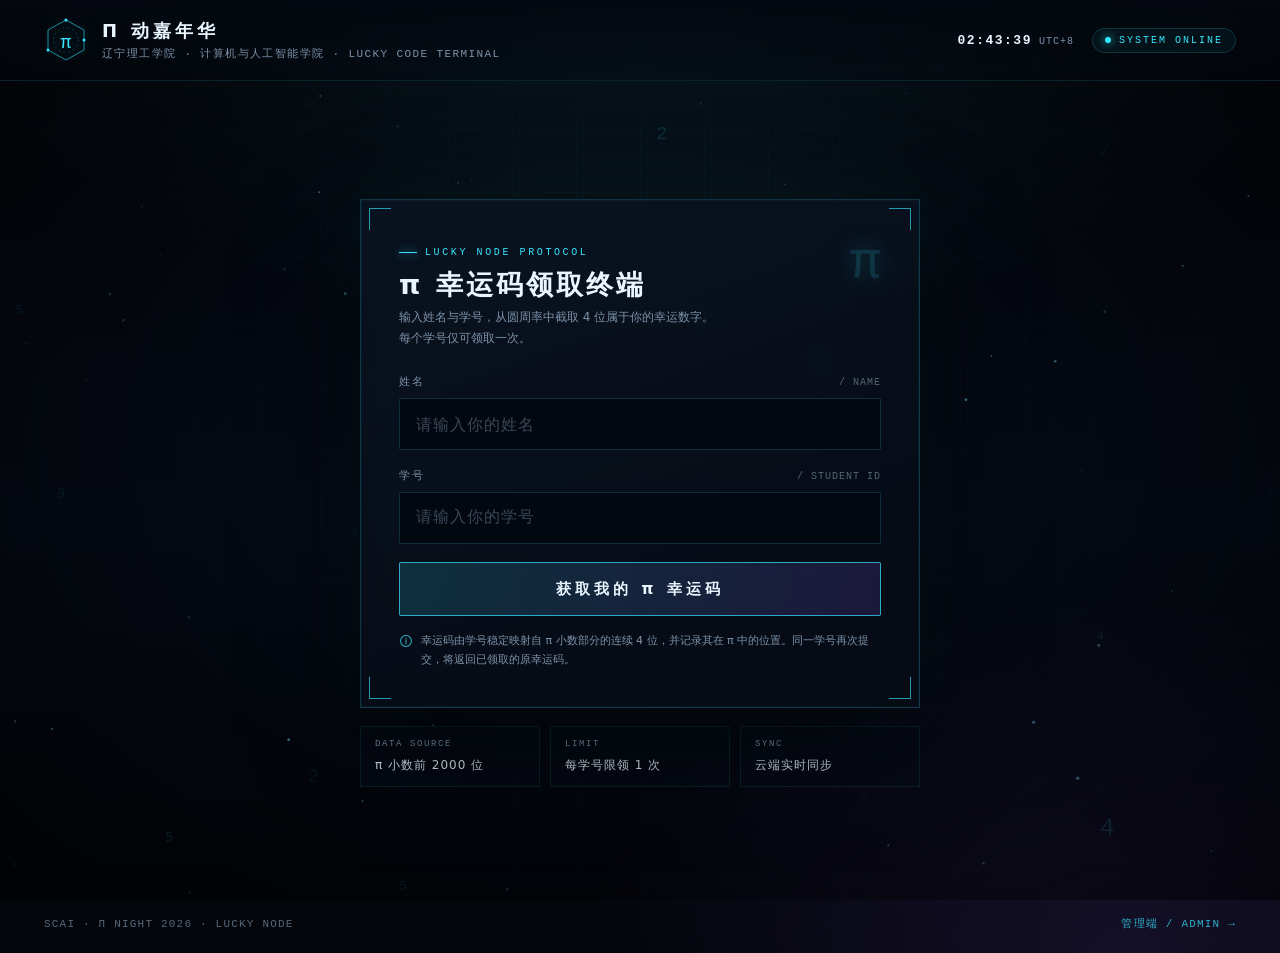
<file: index.html>
<!DOCTYPE html>
<html lang="zh-CN">
<head>
<meta charset="UTF-8" />
<meta name="viewport" content="width=device-width, initial-scale=1.0, viewport-fit=cover" />
<meta name="theme-color" content="#04060c" />
<title>Π 动嘉年华 · 幸运码领取</title>
<meta name="description" content="Π 动嘉年华幸运码领取终端：输入姓名与学号，领取来自圆周率 π 的 4 位幸运码。" />
<link rel="icon" href="data:image/svg+xml,%3Csvg xmlns='http://www.w3.org/2000/svg' viewBox='0 0 64 64'%3E%3Crect width='64' height='64' rx='14' fill='%23060b14'/%3E%3Ctext x='32' y='47' font-size='42' text-anchor='middle' fill='%2337e6ff' font-family='monospace'%3E%CF%80%3C/text%3E%3C/svg%3E" />
<link rel="stylesheet" href="css/style.css" />
</head>
<body>

<canvas id="bg" aria-hidden="true"></canvas>
<div class="grid-bg" aria-hidden="true"></div>
<div class="scanline" aria-hidden="true"></div>
<div class="vignette" aria-hidden="true"></div>

<header class="hud">
  <div class="brand">
    <div class="brand-mark" aria-hidden="true">
      <svg viewBox="0 0 44 44">
        <polygon points="22,2 40,12 40,32 22,42 4,32 4,12" fill="none" stroke="currentColor" stroke-width="1" opacity=".6" />
        <circle cx="22" cy="22" r="12.5" fill="none" stroke="currentColor" stroke-width=".7" opacity=".28" stroke-dasharray="2 3" />
        <text x="22" y="29.5" text-anchor="middle" font-family="Consolas, monospace" font-size="18" fill="currentColor">π</text>
        <circle cx="22" cy="2" r="1.5" fill="currentColor" />
        <circle cx="40" cy="22" r="1.5" fill="currentColor" />
        <circle cx="4" cy="32" r="1.5" fill="currentColor" />
      </svg>
    </div>
    <div>
      <h1>Π 动嘉年华</h1>
      <p class="sub">辽宁理工学院 · 计算机与人工智能学院 · LUCKY CODE TERMINAL</p>
    </div>
  </div>

  <div class="hud-right">
    <div class="sys-clock"><b id="clock">00:00:00</b><em>UTC+8</em></div>
    <span class="sys-state"><i></i><span id="mode-label">SYSTEM ONLINE</span></span>
  </div>
</header>

<main class="wrap">
  <section class="console" id="console">
    <span class="cnr tl"></span><span class="cnr tr"></span><span class="cnr bl"></span><span class="cnr br"></span>

    <div class="mode-flag" id="mode-flag"></div>

    <div class="view-form" id="view-form">
      <div class="console-head">
        <div>
          <span class="kicker">Lucky Node Protocol</span>
          <h2>π 幸运码领取终端</h2>
          <p>输入姓名与学号，从圆周率中截取 4 位属于你的幸运数字。<br />每个学号仅可领取一次。</p>
        </div>
        <div class="pi-watermark" aria-hidden="true">π</div>
      </div>

      <div class="form-err" id="form-err"></div>

      <form id="claim-form" autocomplete="on" novalidate>
        <div class="field" id="f-name">
          <label for="in-name">姓名 <em>/ NAME</em></label>
          <input id="in-name" name="name" type="text" inputmode="text" maxlength="20" placeholder="请输入你的姓名" autocomplete="name" />
        </div>
        <div class="field" id="f-no">
          <label for="in-no">学号 <em>/ STUDENT ID</em></label>
          <input id="in-no" name="studentNo" type="text" class="mono" maxlength="24" placeholder="请输入你的学号" autocomplete="off" autocapitalize="characters" spellcheck="false" />
        </div>

        <button class="btn" id="btn-claim" type="submit">
          <span class="spin" aria-hidden="true"></span>
          <span id="btn-text">获取我的 π 幸运码</span>
        </button>
      </form>

      <p class="hint">
        <svg viewBox="0 0 16 16" width="14" height="14" fill="none" stroke="currentColor" stroke-width="1.2" aria-hidden="true">
          <circle cx="8" cy="8" r="6.2" /><path d="M8 7.2v4M8 5v.6" stroke-linecap="round" />
        </svg>
        <span>幸运码由学号稳定映射自 π 小数部分的连续 4 位，并记录其在 π 中的位置。同一学号再次提交，将返回已领取的原幸运码。</span>
      </p>
    </div>

    <div class="result" id="result" aria-live="polite">
      <div class="result-top">
        <span id="result-status">LUCKY CODE CONFIRMED</span>
        <span class="badge" id="dup-badge" hidden><i></i>该学号已领取</span>
      </div>

      <div class="owner">
        <div class="nm" id="r-name">—</div>
        <div class="id" id="r-no">—</div>
      </div>

      <div class="codes" id="r-codes" aria-label="幸运码">
        <span>0</span><span>0</span><span>0</span><span>0</span>
      </div>

      <p class="pos-line">
        你的 4 位幸运码，取自圆周率 π 小数部分的第 <b id="r-pos">0</b> – <b id="r-pos2">0</b> 位
      </p>

      <div class="pi-ctx" id="r-ctx">π 3.14159…</div>

      <div class="result-actions">
        <button class="btn ghost" id="btn-copy" type="button">复制幸运码</button>
        <button class="btn ghost" id="btn-again" type="button">查询其他学号</button>
      </div>

      <div class="copied" id="copied" aria-hidden="true">COPIED</div>
    </div>
  </section>

  <div class="meta-strip">
    <div class="meta-cell"><span>DATA SOURCE</span><b>π 小数前 2000 位</b></div>
    <div class="meta-cell"><span>LIMIT</span><b>每学号限领 1 次</b></div>
    <div class="meta-cell"><span>SYNC</span><b id="sync-label">云端实时同步</b></div>
  </div>
</main>

<footer class="page-footer">
  <span>SCAI · Π NIGHT 2026 · LUCKY NODE</span>
  <a href="admin.html">管理端 / ADMIN →</a>
</footer>

<script src="js/pi-digits.js"></script>
<script src="js/config.js"></script>
<script src="js/api.js"></script>
<script src="js/bg.js"></script>
<script src="js/claim.js"></script>
</body>
</html>
</file>
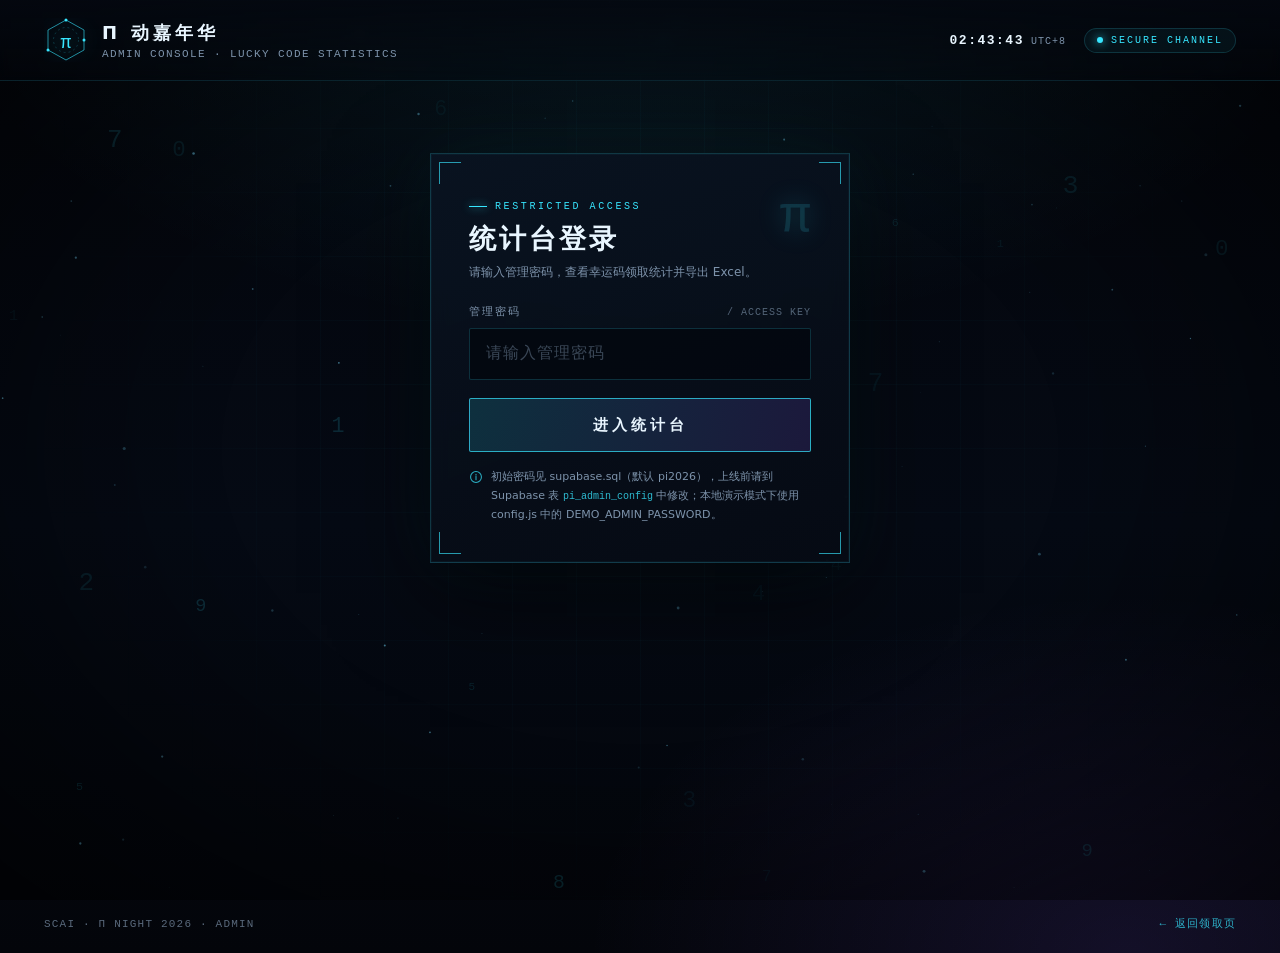
<file: admin.html>
<!DOCTYPE html>
<html lang="zh-CN">
<head>
<meta charset="UTF-8" />
<meta name="viewport" content="width=device-width, initial-scale=1.0, viewport-fit=cover" />
<meta name="theme-color" content="#04060c" />
<title>Π 动嘉年华 · 幸运码统计台</title>
<meta name="description" content="Π 动嘉年华幸运码后台：领取统计与 Excel 导出。" />
<link rel="icon" href="data:image/svg+xml,%3Csvg xmlns='http://www.w3.org/2000/svg' viewBox='0 0 64 64'%3E%3Crect width='64' height='64' rx='14' fill='%23060b14'/%3E%3Ctext x='32' y='47' font-size='42' text-anchor='middle' fill='%2337e6ff' font-family='monospace'%3E%CF%80%3C/text%3E%3C/svg%3E" />
<link rel="stylesheet" href="css/style.css" />
</head>
<body>

<canvas id="bg" aria-hidden="true"></canvas>
<div class="grid-bg" aria-hidden="true"></div>
<div class="scanline" aria-hidden="true"></div>
<div class="vignette" aria-hidden="true"></div>

<header class="hud">
  <div class="brand">
    <div class="brand-mark" aria-hidden="true">
      <svg viewBox="0 0 44 44">
        <polygon points="22,2 40,12 40,32 22,42 4,32 4,12" fill="none" stroke="currentColor" stroke-width="1" opacity=".6" />
        <circle cx="22" cy="22" r="12.5" fill="none" stroke="currentColor" stroke-width=".7" opacity=".28" stroke-dasharray="2 3" />
        <text x="22" y="29.5" text-anchor="middle" font-family="Consolas, monospace" font-size="18" fill="currentColor">π</text>
        <circle cx="22" cy="2" r="1.5" fill="currentColor" />
        <circle cx="40" cy="22" r="1.5" fill="currentColor" />
        <circle cx="4" cy="32" r="1.5" fill="currentColor" />
      </svg>
    </div>
    <div>
      <h1>Π 动嘉年华</h1>
      <p class="sub">ADMIN CONSOLE · LUCKY CODE STATISTICS</p>
    </div>
  </div>
  <div class="hud-right">
    <div class="sys-clock"><b id="clock">00:00:00</b><em>UTC+8</em></div>
    <span class="sys-state"><i></i><span id="mode-label">SECURE CHANNEL</span></span>
  </div>
</header>

<main class="wrap admin">
  <!-- 登录门禁 -->
  <section class="console gate" id="gate">
    <span class="cnr tl"></span><span class="cnr tr"></span><span class="cnr bl"></span><span class="cnr br"></span>
    <div class="console-head">
      <div>
        <span class="kicker">Restricted Access</span>
        <h2>统计台登录</h2>
        <p>请输入管理密码，查看幸运码领取统计并导出 Excel。</p>
      </div>
      <div class="pi-watermark" aria-hidden="true">π</div>
    </div>

    <div class="form-err" id="gate-err"></div>

    <form id="gate-form" novalidate>
      <div class="field">
        <label for="in-pwd">管理密码 <em>/ ACCESS KEY</em></label>
        <input id="in-pwd" type="password" class="mono" placeholder="请输入管理密码" autocomplete="current-password" />
      </div>
      <button class="btn" id="btn-login" type="submit">
        <span class="spin" aria-hidden="true"></span>
        <span id="btn-login-text">进入统计台</span>
      </button>
    </form>

    <p class="hint">
      <svg viewBox="0 0 16 16" width="14" height="14" fill="none" stroke="currentColor" stroke-width="1.2" aria-hidden="true">
        <circle cx="8" cy="8" r="6.2" /><path d="M8 7.2v4M8 5v.6" stroke-linecap="round" />
      </svg>
      <span>初始密码见 supabase.sql（默认 pi2026），上线前请到 Supabase 表 <code>pi_admin_config</code> 中修改；本地演示模式下使用 config.js 中的 DEMO_ADMIN_PASSWORD。</span>
    </p>
  </section>

  <!-- 统计面板 -->
  <section class="admin-shell" id="shell">
    <div class="admin-notice" id="admin-notice"></div>

    <div class="admin-top">
      <div>
        <h2>幸运码统计台</h2>
        <p class="sub" id="data-source">DATA SOURCE · —</p>
      </div>
      <div class="toolbar">
        <button class="btn-sm" id="btn-refresh" type="button">刷新数据</button>
        <button class="btn-sm accent" id="btn-export" type="button">导出 Excel</button>
        <button class="btn-sm" id="btn-logout" type="button">退出</button>
      </div>
    </div>

    <div class="stats">
      <div class="stat-card"><span>TOTAL CLAIMED · 领取总数</span><b id="st-total">0</b><i>Σ</i></div>
      <div class="stat-card"><span>TODAY · 今日新增</span><b id="st-today">0</b><i>#</i></div>
      <div class="stat-card"><span>UNIQUE CODES · 唯一幸运码</span><b id="st-codes">0</b><i>π</i></div>
      <div class="stat-card"><span>LATEST · 最近领取</span><b id="st-latest" class="small">—</b><i>→</i></div>
    </div>

    <div class="admin-main">
      <div class="panel">
        <div class="panel-head">
          <h3>领取时段分布</h3>
          <span class="tag">HOURLY DISTRIBUTION · 0–23</span>
        </div>
        <canvas id="chart" width="800" height="150"></canvas>
        <div class="chart-foot"><span>00:00</span><span>06:00</span><span>12:00</span><span>18:00</span><span>23:00</span></div>
      </div>

      <div class="panel">
        <div class="panel-head">
          <h3>系统状态</h3>
          <span class="tag">SYSTEM STATUS</span>
        </div>
        <div class="kv-list">
          <div class="meta-cell"><span>STORAGE</span><b id="sys-storage">—</b></div>
          <div class="meta-cell"><span>UNIQUE CODES</span><b id="sys-codes">0 / 0</b></div>
          <div class="meta-cell"><span>LAST SYNC</span><b id="sys-sync">—</b></div>
          <div class="meta-cell"><span>EXPORT FORMAT</span><b>XLSX · 双表</b></div>
        </div>
      </div>
    </div>

    <div class="panel table-panel">
      <div class="table-toolbar">
        <div class="toolbar" style="flex:1">
          <input id="in-search" type="search" placeholder="搜索姓名 / 学号 / 幸运码" />
        </div>
        <span class="tag" id="table-count" style="font-family:var(--mono);font-size:10px;letter-spacing:1.4px;color:var(--muted)">0 条记录</span>
      </div>
      <div class="table-scroll">
        <table>
          <thead>
            <tr>
              <th>NO.</th>
              <th>姓名</th>
              <th>学号</th>
              <th>幸运码</th>
              <th>π 位置</th>
              <th>领取时间</th>
            </tr>
          </thead>
          <tbody id="tbody"></tbody>
        </table>
      </div>
    </div>
  </section>
</main>

<footer class="page-footer">
  <span>SCAI · Π NIGHT 2026 · ADMIN</span>
  <a href="index.html">← 返回领取页</a>
</footer>

<script src="js/pi-digits.js"></script>
<script src="js/config.js"></script>
<script src="js/api.js"></script>
<script src="js/bg.js"></script>
<script src="js/vendor/xlsx.full.min.js"></script>
<script src="js/admin.js"></script>
</body>
</html>
</file>
<file: css/style.css>
/* Π 动嘉年华 · 幸运码系统 · 全息终端主题 */
:root {
  --bg: #04060c;
  --bg-2: #070d18;
  --cyan: #37e6ff;
  --cyan-soft: rgba(55, 230, 255, 0.55);
  --cyan-line: rgba(55, 230, 255, 0.16);
  --violet: #8b5cff;
  --amber: #ffcf6b;
  --text: #e9f6ff;
  --muted: #7d93ab;
  --panel: rgba(8, 16, 28, 0.74);
  --mono: "SFMono-Regular", Consolas, "Liberation Mono", Menlo, monospace;
  --sans: "PingFang SC", "Microsoft YaHei", "Noto Sans SC", system-ui, -apple-system, sans-serif;
}

* { box-sizing: border-box; }

[hidden] { display: none !important; }

html, body {
  margin: 0;
  padding: 0;
  min-height: 100%;
}

body {
  background:
    radial-gradient(1200px 700px at 50% -10%, rgba(55, 230, 255, 0.10), transparent 62%),
    radial-gradient(900px 600px at 88% 100%, rgba(139, 92, 255, 0.12), transparent 60%),
    linear-gradient(180deg, #04060c 0%, #050a14 55%, #03050a 100%);
  color: var(--text);
  font-family: var(--sans);
  min-height: 100vh;
  overflow-x: hidden;
  -webkit-font-smoothing: antialiased;
}

a { color: var(--cyan); text-decoration: none; }

#bg {
  position: fixed;
  inset: 0;
  width: 100%;
  height: 100%;
  z-index: 0;
  opacity: 0.85;
  pointer-events: none;
}

.grid-bg {
  position: fixed;
  inset: 0;
  z-index: 0;
  pointer-events: none;
  background-image:
    linear-gradient(rgba(55, 230, 255, 0.045) 1px, transparent 1px),
    linear-gradient(90deg, rgba(55, 230, 255, 0.045) 1px, transparent 1px);
  background-size: 64px 64px;
  mask-image: radial-gradient(circle at 50% 40%, #000 0%, transparent 78%);
  -webkit-mask-image: radial-gradient(circle at 50% 40%, #000 0%, transparent 78%);
}

.scanline {
  position: fixed;
  left: 0;
  right: 0;
  height: 1px;
  z-index: 2;
  background: linear-gradient(90deg, transparent, rgba(55, 230, 255, 0.5), transparent);
  opacity: 0.35;
  animation: scan-move 9s linear infinite;
  pointer-events: none;
}

@keyframes scan-move {
  0% { top: -2%; opacity: 0; }
  8% { opacity: 0.5; }
  92% { opacity: 0.5; }
  100% { top: 102%; opacity: 0; }
}

.vignette {
  position: fixed;
  inset: 0;
  z-index: 1;
  pointer-events: none;
  background: radial-gradient(ellipse at center, transparent 46%, rgba(0, 0, 0, 0.55) 100%);
}

/* ── 顶部 HUD ─────────────────────────────── */
.hud {
  position: relative;
  z-index: 5;
  display: flex;
  align-items: center;
  justify-content: space-between;
  gap: 18px;
  padding: 18px clamp(16px, 4vw, 44px);
  border-bottom: 1px solid rgba(55, 230, 255, 0.12);
  background: linear-gradient(180deg, rgba(4, 8, 16, 0.9), rgba(4, 8, 16, 0.25));
  backdrop-filter: blur(6px);
}

.brand {
  display: flex;
  align-items: center;
  gap: 14px;
  min-width: 0;
  overflow: hidden;
}

.brand > div:last-child { min-width: 0; }

.brand-mark {
  width: 44px;
  height: 44px;
  flex: 0 0 44px;
  color: var(--cyan);
  filter: drop-shadow(0 0 10px rgba(55, 230, 255, 0.45));
}

.brand-mark svg { width: 100%; height: 100%; display: block; }

.brand h1 {
  margin: 0;
  font-size: 18px;
  letter-spacing: 4px;
  font-weight: 700;
  white-space: nowrap;
}

.brand .sub {
  margin: 3px 0 0;
  font-size: 11px;
  color: var(--muted);
  letter-spacing: 1.4px;
  font-family: var(--mono);
  white-space: nowrap;
  overflow: hidden;
  text-overflow: ellipsis;
}

.hud-right {
  display: flex;
  align-items: center;
  gap: 18px;
  flex: 0 0 auto;
}

.sys-clock {
  display: flex;
  align-items: baseline;
  gap: 7px;
  font-family: var(--mono);
  font-size: 13px;
  color: var(--text);
}

.sys-clock b { font-weight: 600; letter-spacing: 1.5px; }
.sys-clock em { font-style: normal; font-size: 10px; color: var(--muted); letter-spacing: 1px; }

.sys-state {
  display: inline-flex;
  align-items: center;
  gap: 8px;
  font-family: var(--mono);
  font-size: 10px;
  letter-spacing: 2px;
  color: var(--cyan);
  border: 1px solid var(--cyan-line);
  border-radius: 999px;
  padding: 6px 12px;
  background: rgba(55, 230, 255, 0.05);
}

.sys-state i {
  width: 6px;
  height: 6px;
  border-radius: 50%;
  background: var(--cyan);
  box-shadow: 0 0 10px var(--cyan);
  animation: pulse 1.8s ease-in-out infinite;
}

@keyframes pulse {
  0%, 100% { opacity: 1; transform: scale(1); }
  50% { opacity: 0.35; transform: scale(0.82); }
}

/* ── 主体布局 ─────────────────────────────── */
.wrap {
  position: relative;
  z-index: 4;
  min-height: calc(100vh - 81px);
  display: flex;
  flex-direction: column;
  align-items: center;
  justify-content: center;
  padding: clamp(24px, 5vh, 56px) 18px 40px;
}

/* ── 全息面板 ─────────────────────────────── */
.console {
  position: relative;
  width: min(100%, 560px);
  padding: clamp(24px, 4vw, 38px);
  background: linear-gradient(160deg, rgba(10, 20, 34, 0.88), rgba(6, 11, 20, 0.92));
  border: 1px solid rgba(55, 230, 255, 0.2);
  box-shadow:
    0 0 0 1px rgba(55, 230, 255, 0.04) inset,
    0 30px 90px rgba(0, 0, 0, 0.65),
    0 0 70px rgba(55, 230, 255, 0.06);
  backdrop-filter: blur(10px);
  overflow: hidden;
}

.console::before {
  content: "";
  position: absolute;
  inset: 0;
  background: linear-gradient(120deg, transparent 30%, rgba(55, 230, 255, 0.06) 50%, transparent 70%);
  transform: translateX(-120%);
  animation: sheen 7s ease-in-out infinite;
  pointer-events: none;
}

@keyframes sheen {
  0%, 55% { transform: translateX(-120%); }
  100% { transform: translateX(120%); }
}

.cnr {
  position: absolute;
  width: 22px;
  height: 22px;
  border: 1px solid rgba(55, 230, 255, 0.65);
  pointer-events: none;
}

.cnr.tl { top: 8px; left: 8px; border-right: 0; border-bottom: 0; }
.cnr.tr { top: 8px; right: 8px; border-left: 0; border-bottom: 0; }
.cnr.bl { bottom: 8px; left: 8px; border-right: 0; border-top: 0; }
.cnr.br { bottom: 8px; right: 8px; border-left: 0; border-top: 0; }

.console-head {
  display: flex;
  align-items: flex-start;
  justify-content: space-between;
  gap: 14px;
  margin-bottom: 26px;
}

.kicker {
  display: inline-flex;
  align-items: center;
  gap: 8px;
  font-family: var(--mono);
  font-size: 10px;
  letter-spacing: 2.6px;
  color: var(--cyan);
  text-transform: uppercase;
}

.kicker::before {
  content: "";
  width: 18px;
  height: 1px;
  background: var(--cyan);
  box-shadow: 0 0 8px var(--cyan);
}

.console-head h2 {
  margin: 10px 0 6px;
  font-size: clamp(21px, 4.4vw, 27px);
  letter-spacing: 3px;
  font-weight: 700;
  line-height: 1.25;
}

.console-head p {
  margin: 0;
  font-size: 12px;
  line-height: 1.7;
  color: var(--muted);
}

.pi-watermark {
  font-family: var(--mono);
  font-size: 52px;
  line-height: 1;
  color: rgba(55, 230, 255, 0.14);
  text-shadow: 0 0 26px rgba(55, 230, 255, 0.25);
  user-select: none;
  flex: 0 0 auto;
}

/* ── 表单 ─────────────────────────────────── */
.field { margin-bottom: 18px; }

.field label {
  display: flex;
  align-items: baseline;
  justify-content: space-between;
  font-size: 11px;
  letter-spacing: 2px;
  color: var(--muted);
  margin-bottom: 9px;
  font-family: var(--mono);
}

.field label em {
  font-style: normal;
  font-size: 10px;
  letter-spacing: 1px;
  color: rgba(125, 147, 171, 0.65);
}

.field input {
  width: 100%;
  height: 52px;
  padding: 0 16px;
  font-size: 16px;
  letter-spacing: 1px;
  color: var(--text);
  background: rgba(3, 8, 16, 0.85);
  border: 1px solid rgba(55, 230, 255, 0.18);
  outline: none;
  border-radius: 2px;
  transition: border-color 0.2s, box-shadow 0.2s, background 0.2s;
  font-family: var(--sans);
}

.field input.mono { font-family: var(--mono); letter-spacing: 3px; text-transform: uppercase; }

.field input::placeholder { color: rgba(125, 147, 171, 0.45); letter-spacing: 1px; }

.field input:focus {
  border-color: var(--cyan);
  background: rgba(5, 16, 28, 0.95);
  box-shadow: 0 0 0 3px rgba(55, 230, 255, 0.08), 0 0 26px rgba(55, 230, 255, 0.12);
}

.field.invalid input { border-color: #ff6b6b; box-shadow: 0 0 0 3px rgba(255, 107, 107, 0.08); }

.btn {
  position: relative;
  display: inline-flex;
  align-items: center;
  justify-content: center;
  gap: 10px;
  width: 100%;
  height: 54px;
  border: 1px solid rgba(55, 230, 255, 0.7);
  background: linear-gradient(100deg, rgba(55, 230, 255, 0.16), rgba(139, 92, 255, 0.16));
  color: var(--text);
  font-size: 15px;
  letter-spacing: 4px;
  font-weight: 600;
  cursor: pointer;
  overflow: hidden;
  transition: transform 0.16s, box-shadow 0.2s, background 0.2s;
  border-radius: 2px;
  font-family: var(--sans);
}

.btn:hover:not(:disabled) {
  background: linear-gradient(100deg, rgba(55, 230, 255, 0.26), rgba(139, 92, 255, 0.24));
  box-shadow: 0 0 34px rgba(55, 230, 255, 0.22);
}

.btn:active:not(:disabled) { transform: translateY(1px); }

.btn:disabled { opacity: 0.6; cursor: progress; }

.btn .spin {
  width: 14px;
  height: 14px;
  border: 1.5px solid rgba(55, 230, 255, 0.3);
  border-top-color: var(--cyan);
  border-radius: 50%;
  animation: spin 0.8s linear infinite;
  display: none;
}

.btn.loading .spin { display: inline-block; }

@keyframes spin { to { transform: rotate(360deg); } }

.hint {
  margin: 16px 0 0;
  display: flex;
  align-items: flex-start;
  gap: 8px;
  font-size: 11px;
  line-height: 1.7;
  color: var(--muted);
}

.hint svg { flex: 0 0 14px; margin-top: 2px; color: var(--cyan); opacity: 0.75; }

.hint code {
  font-family: var(--mono);
  font-size: 10px;
  color: rgba(55, 230, 255, 0.8);
  word-break: break-all;
}

.form-err {
  display: none;
  margin: 0 0 16px;
  padding: 10px 14px;
  font-size: 12px;
  line-height: 1.6;
  color: #ffb4b4;
  background: rgba(255, 90, 90, 0.08);
  border-left: 2px solid #ff6b6b;
}

.form-err.show { display: block; }

/* ── 结果视图 ─────────────────────────────── */
.result { display: none; }

.console.is-result .view-form { display: none; }
.console.is-result .result { display: block; animation: fade-up 0.5s ease both; }

@keyframes fade-up {
  from { opacity: 0; transform: translateY(14px); }
  to { opacity: 1; transform: translateY(0); }
}

.result-top {
  display: flex;
  align-items: center;
  justify-content: space-between;
  gap: 10px;
  font-family: var(--mono);
  font-size: 10px;
  letter-spacing: 2px;
  color: var(--cyan);
  margin-bottom: 20px;
}

.badge {
  display: inline-flex;
  align-items: center;
  gap: 6px;
  padding: 4px 10px;
  font-size: 10px;
  letter-spacing: 1.5px;
  border: 1px solid rgba(255, 207, 107, 0.45);
  color: var(--amber);
  background: rgba(255, 207, 107, 0.08);
  border-radius: 999px;
  white-space: nowrap;
}

.badge i { width: 5px; height: 5px; border-radius: 50%; background: var(--amber); }

.owner {
  text-align: center;
  margin-bottom: 20px;
}

.owner .nm {
  font-size: 22px;
  font-weight: 700;
  letter-spacing: 3px;
}

.owner .id {
  margin-top: 7px;
  font-family: var(--mono);
  font-size: 11px;
  letter-spacing: 2.4px;
  color: var(--muted);
}

.codes {
  display: grid;
  grid-template-columns: repeat(4, 1fr);
  gap: clamp(8px, 2vw, 12px);
  margin: 0 0 20px;
}

.codes span {
  display: flex;
  align-items: center;
  justify-content: center;
  height: clamp(64px, 16vw, 82px);
  font-family: var(--mono);
  font-size: clamp(32px, 8vw, 42px);
  font-weight: 600;
  color: #dffbff;
  background: linear-gradient(180deg, rgba(55, 230, 255, 0.10), rgba(55, 230, 255, 0.02));
  border: 1px solid rgba(55, 230, 255, 0.3);
  text-shadow: 0 0 18px rgba(55, 230, 255, 0.6);
  animation: digit-in 0.45s cubic-bezier(0.2, 0.8, 0.3, 1.2) both;
}

.codes span:nth-child(2) { animation-delay: 0.07s; }
.codes span:nth-child(3) { animation-delay: 0.14s; }
.codes span:nth-child(4) { animation-delay: 0.21s; }

@keyframes digit-in {
  from { opacity: 0; transform: translateY(12px) scale(0.9); }
  to { opacity: 1; transform: translateY(0) scale(1); }
}

.pos-line {
  text-align: center;
  font-size: 12px;
  color: var(--muted);
  line-height: 1.8;
  margin-bottom: 16px;
}

.pos-line b {
  font-family: var(--mono);
  font-size: 17px;
  color: var(--cyan);
  letter-spacing: 1px;
  padding: 0 2px;
  text-shadow: 0 0 14px rgba(55, 230, 255, 0.5);
}

.pi-ctx {
  font-family: var(--mono);
  font-size: clamp(12px, 3.4vw, 14px);
  letter-spacing: 1px;
  line-height: 2;
  text-align: center;
  color: rgba(125, 147, 171, 0.85);
  background: rgba(3, 9, 17, 0.65);
  border: 1px solid rgba(55, 230, 255, 0.1);
  padding: 12px 10px;
  margin-bottom: 22px;
  overflow-x: auto;
  overflow-y: hidden;
  white-space: nowrap;
  scrollbar-width: none;
}

.pi-ctx::-webkit-scrollbar { display: none; }

.pi-ctx .hl {
  color: #04121a;
  background: linear-gradient(180deg, #7ff2ff, var(--cyan));
  padding: 2px 4px;
  margin: 0 2px;
  border-radius: 2px;
  font-weight: 700;
  box-shadow: 0 0 20px rgba(55, 230, 255, 0.45);
}

.pi-ctx .ell { opacity: 0.45; }

.result-actions {
  display: grid;
  grid-template-columns: 1fr 1fr;
  gap: 10px;
}

.btn.ghost {
  border-color: rgba(55, 230, 255, 0.28);
  background: rgba(55, 230, 255, 0.04);
  letter-spacing: 2px;
  font-size: 13px;
  height: 46px;
}

.btn.ghost:hover { background: rgba(55, 230, 255, 0.1); box-shadow: none; }

.copied {
  position: absolute;
  left: 50%;
  top: 50%;
  z-index: 3;
  transform: translate(-50%, -50%);
  padding: 6px 14px;
  background: rgba(4, 12, 20, 0.92);
  border: 1px solid rgba(55, 230, 255, 0.4);
  font-family: var(--mono);
  font-size: 11px;
  letter-spacing: 2px;
  color: var(--cyan);
  opacity: 0;
  pointer-events: none;
  transition: opacity 0.25s;
}

/* ── 底部信息条 ───────────────────────────── */
.meta-strip {
  width: min(100%, 560px);
  display: grid;
  grid-template-columns: repeat(3, 1fr);
  gap: 10px;
  margin-top: 18px;
}

.meta-cell {
  padding: 12px 14px;
  border: 1px solid rgba(55, 230, 255, 0.1);
  background: rgba(6, 12, 22, 0.55);
}

.meta-cell span {
  display: block;
  font-family: var(--mono);
  font-size: 9px;
  letter-spacing: 1.6px;
  color: var(--muted);
  margin-bottom: 5px;
}

.meta-cell b {
  font-size: 12px;
  letter-spacing: 1px;
  font-weight: 500;
  color: rgba(233, 246, 255, 0.9);
}

.page-footer {
  position: relative;
  z-index: 4;
  display: flex;
  align-items: center;
  justify-content: space-between;
  gap: 12px;
  flex-wrap: wrap;
  padding: 16px clamp(16px, 4vw, 44px) 22px;
  font-size: 11px;
  color: rgba(125, 147, 171, 0.7);
  font-family: var(--mono);
  letter-spacing: 1.2px;
}

.page-footer a { color: rgba(55, 230, 255, 0.75); }
.page-footer a:hover { color: var(--cyan); }

.mode-flag {
  display: none;
  margin-bottom: 18px;
  padding: 8px 12px;
  font-family: var(--mono);
  font-size: 10px;
  letter-spacing: 1.4px;
  color: var(--amber);
  border: 1px dashed rgba(255, 207, 107, 0.35);
  background: rgba(255, 207, 107, 0.05);
  line-height: 1.6;
}

.mode-flag.show { display: block; }

/* ── 管理端 ───────────────────────────────── */
.wrap.admin { justify-content: flex-start; padding-top: clamp(22px, 4vh, 40px); }

.gate {
  width: min(100%, 420px);
  margin: 4vh auto 0;
}

.gate .console-head { margin-bottom: 22px; }

.admin-shell {
  display: none;
  width: min(100%, 1180px);
  animation: fade-up 0.45s ease both;
}

.admin-shell.show { display: block; }
.gate.hidden { display: none; }

.admin-top {
  display: flex;
  align-items: center;
  justify-content: space-between;
  gap: 14px;
  flex-wrap: wrap;
  margin-bottom: 18px;
}

.admin-top h2 {
  margin: 0;
  font-size: 20px;
  letter-spacing: 3px;
}

.admin-top .sub {
  margin: 6px 0 0;
  font-family: var(--mono);
  font-size: 10px;
  letter-spacing: 2px;
  color: var(--muted);
}

.stats {
  display: grid;
  grid-template-columns: repeat(4, 1fr);
  gap: 12px;
  margin-bottom: 16px;
}

.stat-card {
  position: relative;
  padding: 16px 18px;
  border: 1px solid rgba(55, 230, 255, 0.14);
  background: linear-gradient(160deg, rgba(9, 18, 31, 0.9), rgba(5, 10, 18, 0.9));
  overflow: hidden;
}

.stat-card span {
  display: block;
  font-family: var(--mono);
  font-size: 9px;
  letter-spacing: 1.8px;
  color: var(--muted);
  margin-bottom: 8px;
}

.stat-card b {
  font-family: var(--mono);
  font-size: clamp(24px, 3.4vw, 32px);
  font-weight: 600;
  letter-spacing: 1px;
  color: var(--cyan);
  text-shadow: 0 0 22px rgba(55, 230, 255, 0.3);
}

.stat-card i {
  position: absolute;
  right: -14px;
  bottom: -18px;
  font-style: normal;
  font-family: var(--mono);
  font-size: 58px;
  color: rgba(55, 230, 255, 0.05);
}

.stat-card b.small { font-size: 15px; letter-spacing: 0; }

.kv-list {
  display: grid;
  grid-template-columns: 1fr 1fr;
  gap: 10px;
}

.kv-list .meta-cell { padding: 10px 12px; background: rgba(4, 10, 18, 0.6); }

.admin-main {
  display: grid;
  grid-template-columns: minmax(0, 1.65fr) minmax(0, 1fr);
  gap: 14px;
  margin-bottom: 16px;
}

.panel {
  border: 1px solid rgba(55, 230, 255, 0.12);
  background: rgba(7, 14, 25, 0.78);
  padding: 16px;
  min-width: 0;
}

.panel-head {
  display: flex;
  align-items: center;
  justify-content: space-between;
  gap: 10px;
  margin-bottom: 12px;
}

.panel-head h3 {
  margin: 0;
  font-size: 12px;
  letter-spacing: 2px;
  font-weight: 600;
}

.panel-head .tag {
  font-family: var(--mono);
  font-size: 9px;
  letter-spacing: 1.6px;
  color: var(--muted);
}

#chart {
  width: 100%;
  height: 150px;
  display: block;
}

.chart-foot {
  display: flex;
  justify-content: space-between;
  font-family: var(--mono);
  font-size: 9px;
  color: var(--muted);
  letter-spacing: 1px;
  margin-top: 6px;
}

.toolbar {
  display: flex;
  gap: 8px;
  flex-wrap: wrap;
  align-items: center;
}

.toolbar input {
  height: 36px;
  min-width: 150px;
  flex: 1;
  padding: 0 12px;
  font-size: 12px;
  color: var(--text);
  background: rgba(3, 8, 16, 0.85);
  border: 1px solid rgba(55, 230, 255, 0.16);
  outline: none;
  font-family: var(--mono);
}

.toolbar input:focus { border-color: var(--cyan); }

.btn-sm {
  height: 36px;
  padding: 0 16px;
  font-size: 12px;
  letter-spacing: 1.6px;
  color: var(--text);
  background: rgba(55, 230, 255, 0.08);
  border: 1px solid rgba(55, 230, 255, 0.3);
  cursor: pointer;
  white-space: nowrap;
  font-family: var(--sans);
}

.btn-sm:hover { background: rgba(55, 230, 255, 0.16); }
.btn-sm:disabled { opacity: 0.5; cursor: not-allowed; }
.btn-sm.accent { background: rgba(55, 230, 255, 0.16); border-color: rgba(55, 230, 255, 0.55); }

.table-panel { padding: 0; overflow: hidden; }

.table-toolbar {
  display: flex;
  align-items: center;
  justify-content: space-between;
  gap: 10px;
  flex-wrap: wrap;
  padding: 14px 16px;
  border-bottom: 1px solid rgba(55, 230, 255, 0.1);
}

.table-scroll { overflow: auto; max-height: 58vh; }

table {
  width: 100%;
  border-collapse: collapse;
  font-size: 12.5px;
  min-width: 680px;
}

thead th {
  position: sticky;
  top: 0;
  z-index: 1;
  text-align: left;
  padding: 11px 14px;
  font-family: var(--mono);
  font-size: 9.5px;
  letter-spacing: 1.6px;
  color: var(--muted);
  font-weight: 500;
  background: #081220;
  border-bottom: 1px solid rgba(55, 230, 255, 0.16);
  white-space: nowrap;
}

tbody td {
  padding: 11px 14px;
  border-bottom: 1px solid rgba(55, 230, 255, 0.06);
  color: rgba(233, 246, 255, 0.88);
  white-space: nowrap;
}

tbody tr:hover td { background: rgba(55, 230, 255, 0.035); }

td.idx { color: var(--muted); font-family: var(--mono); font-size: 11px; }
td.code { font-family: var(--mono); font-size: 15px; letter-spacing: 3px; color: var(--cyan); }
td.pos { font-family: var(--mono); color: rgba(233, 246, 255, 0.65); }
td.time { font-family: var(--mono); font-size: 11px; color: var(--muted); }
td.name { font-weight: 600; letter-spacing: 1px; }

.empty-row td {
  text-align: center;
  color: var(--muted);
  padding: 46px 12px;
  font-family: var(--mono);
  letter-spacing: 1.4px;
  font-size: 11px;
}

.admin-notice {
  display: none;
  margin-bottom: 14px;
  padding: 10px 14px;
  font-size: 12px;
  line-height: 1.7;
  border-left: 2px solid #ff6b6b;
  background: rgba(255, 90, 90, 0.07);
  color: #ffb4b4;
}

.admin-notice.show { display: block; }

@media (max-width: 900px) {
  .admin-main { grid-template-columns: 1fr; }
  .stats { grid-template-columns: repeat(2, 1fr); }
}

@media (max-width: 640px) {
  .hud { padding: 14px 16px; gap: 10px; }
  .brand h1 { font-size: 15px; letter-spacing: 2.5px; }
  .brand .sub { font-size: 9px; letter-spacing: 0.6px; }
  .brand-mark { width: 36px; height: 36px; flex-basis: 36px; }
  .sys-clock { display: none; }
  .sys-state { font-size: 8.5px; padding: 5px 9px; letter-spacing: 1.4px; }
  .wrap { padding: 20px 14px 30px; min-height: calc(100vh - 65px); }
  .console { padding: 22px 18px; }
  .console-head h2 { font-size: 20px; letter-spacing: 2px; }
  .pi-watermark { font-size: 38px; }
  .meta-strip { grid-template-columns: 1fr 1fr; }
  .meta-strip .meta-cell:last-child { display: none; }
  .result-actions { grid-template-columns: 1fr; }
  .page-footer { justify-content: center; text-align: center; }
}

@media (prefers-reduced-motion: reduce) {
  *, *::before, *::after {
    animation-duration: 0.001ms !important;
    animation-iteration-count: 1 !important;
    transition-duration: 0.001ms !important;
  }
}
</file>
